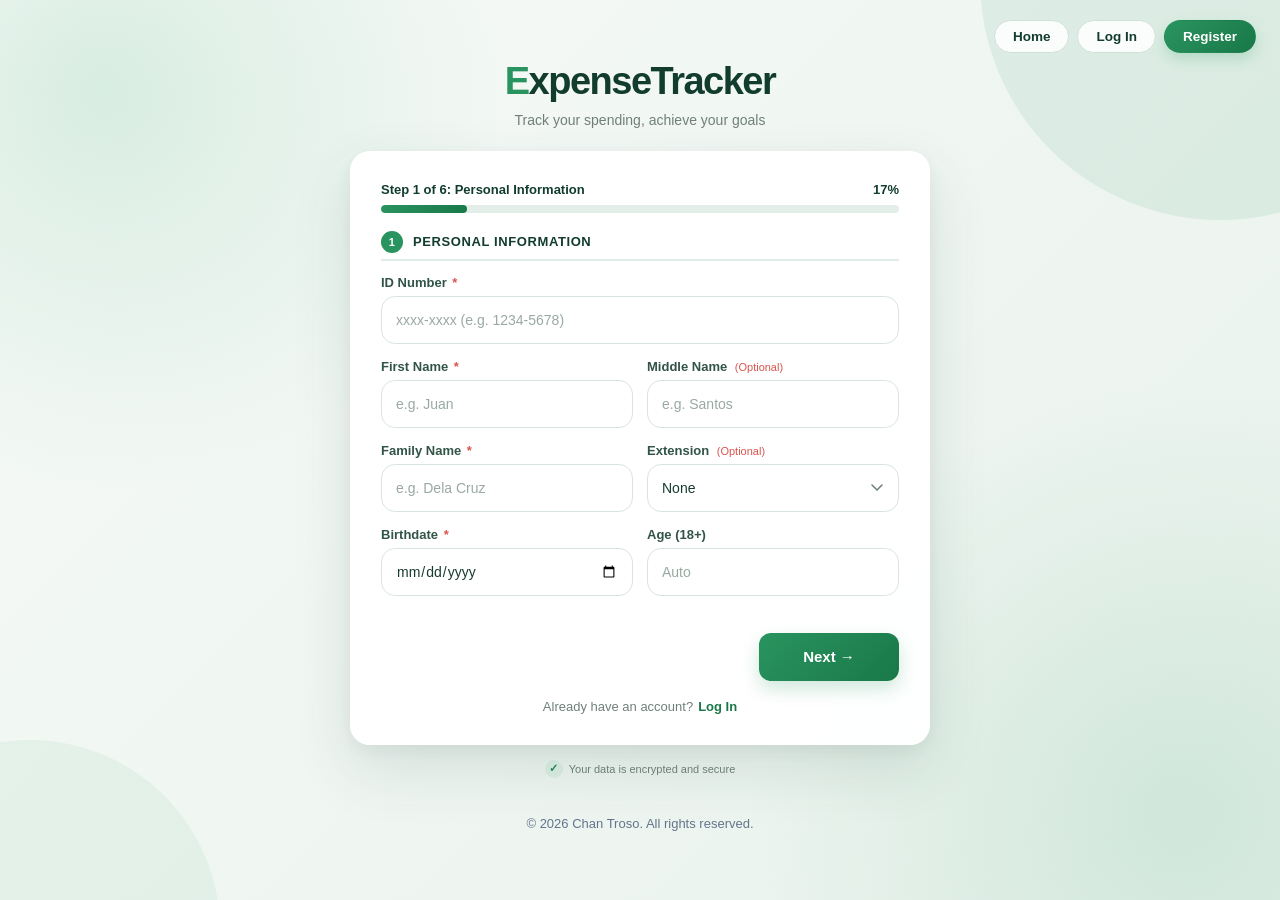
<file: FRONTEND/HTML/registration.html>
<!DOCTYPE html>
<html lang="en">
<head>
    <meta charset="UTF-8">
    <meta name="viewport" content="width=device-width, initial-scale=1.0, maximum-scale=5.0, viewport-fit=cover">
    <meta name="theme-color" content="#29945f">
    <meta name="apple-mobile-web-app-capable" content="yes">
    <meta name="apple-mobile-web-app-status-bar-style" content="default">
    <title>ExpenseTracker - Register</title>
    <link rel="stylesheet" href="../CSS/style2.css">
    <!-- Google reCAPTCHA v2 -->
    <script>
        window._regRecaptchaToken = '';
        window.onRegRecaptchaSuccess = function(t) {
            window._regRecaptchaToken = t;
            var errEl = document.getElementById('regCaptchaError');
            if (errEl) { errEl.textContent = ''; errEl.classList.remove('show'); }
            var topAlert = document.getElementById('registerAlert');
            if (topAlert && topAlert.textContent && topAlert.textContent.indexOf('CAPTCHA') !== -1) {
                topAlert.classList.remove('show');
            }
        };
        window.onRegRecaptchaExpired = function() {
            window._regRecaptchaToken = '';
        };
    </script>
    <script src="https://www.google.com/recaptcha/api.js" async defer></script>
</head>
<body>

    <nav class="page-nav" aria-label="Page Navigation">
        <a href="/HTML/home.html" class="page-nav-link">Home</a>
        <a href="/HTML/index.html" class="page-nav-link">Log In</a>
        <a href="/HTML/registration.html" class="page-nav-link active">Register</a>
    </nav>

    <div class="container">
        <div class="header">
            <h1>ExpenseTracker</h1>
            <p>Track your spending, achieve your goals</p>
        </div>

        <div class="form-container active" id="registerForm">
            <!-- Registration Form -->
            <form id="registerFormElement" onsubmit="handleRegister(event)" novalidate>
                <!-- CSRF Token (Protection 3) -->
                <input type="hidden" name="csrf_token" id="csrfToken" value="">

                <div class="alert" id="registerAlert"></div>

                <!-- Honeypot (bot detection) -->
                <input type="text" name="website" id="website" style="display:none !important;" tabindex="-1" autocomplete="off">

                <!-- Step Progress Bar -->
                <div class="reg-progress">
                    <div class="reg-progress-label">
                        <span id="regProgressText">Step 1 of 6: Personal Information</span>
                        <span id="regProgressPct">17%</span>
                    </div>
                    <div class="reg-progress-track">
                        <div class="reg-progress-fill" id="regProgressFill"></div>
                    </div>
                </div>

                <!-- Step 1: Personal Information -->
                <div class="reg-step active" id="regStep1">
                <div class="form-section-title">
                    <span class="step-num">1</span>
                    <span>Personal Information</span>
                </div>

                <!-- ID Number -->
                <div class="form-group">
                    <label for="regIdNumber">ID Number <span class="req">*</span></label>
                    <input type="text" id="regIdNumber" placeholder="xxxx-xxxx (e.g. 1234-5678)" maxlength="9" required>
                    <div class="error-message" id="regIdNumberError"></div>
                </div>

                <!-- First & Middle Name -->
                <div class="form-row">
                    <div class="form-group">
                        <label for="regFirstName">First Name <span class="req">*</span></label>
                        <input type="text" id="regFirstName" placeholder="e.g. Juan" maxlength="50" required>
                        <div class="error-message" id="regFirstNameError"></div>
                    </div>
                    <div class="form-group">
                        <label for="regMiddleName">Middle Name <span class="optional">(Optional)</span></label>
                        <input type="text" id="regMiddleName" placeholder="e.g. Santos" maxlength="50">
                        <div class="error-message" id="regMiddleNameError"></div>
                    </div>
                </div>

                <!-- Family Name & Extension -->
                <div class="form-row">
                    <div class="form-group">
                        <label for="regFamilyName">Family Name <span class="req">*</span></label>
                        <input type="text" id="regFamilyName" placeholder="e.g. Dela Cruz" maxlength="50" required>
                        <div class="error-message" id="regFamilyNameError"></div>
                    </div>
                    <div class="form-group">
                        <label for="regNameExt">Extension <span class="optional">(Optional)</span></label>
                        <select id="regNameExt">
                            <option value="">None</option>
                            <option value="Jr.">Jr.</option>
                            <option value="Sr.">Sr.</option>
                            <option value="II">II</option>
                            <option value="III">III</option>
                            <option value="IV">IV</option>
                            <option value="Other">Other</option>
                        </select>
                        <input type="text" id="regNameExtOther" placeholder="Specify extension" style="display:none; margin-top:8px;" maxlength="10">
                    </div>
                </div>

                <!-- Birthdate and Age -->
                <div class="form-row">
                    <div class="form-group">
                        <label for="regBirthdate">Birthdate <span class="req">*</span></label>
                        <input type="date" id="regBirthdate" required>
                        <div class="error-message" id="regBirthdateError"></div>
                    </div>
                    <div class="form-group">
                        <label for="regAge">Age (18+)</label>
                        <input type="number" id="regAge" placeholder="Auto" readonly>
                    </div>
                </div>

                <div class="step-actions">
                    <button type="button" class="btn-step-next" onclick="nextRegStep(1)">Next &rarr;</button>
                </div>
                </div>

                <!-- Step 2: Residential Address -->
                <div class="reg-step" id="regStep2">
                <div class="form-section-title">
                    <span class="step-num">2</span>
                    <span>Residential Address</span>
                </div>

                <!-- Address: Purok & Barangay -->
                <div class="form-row">
                    <div class="form-group">
                        <label for="regPurok">Purok / Street <span class="req">*</span></label>
                        <input type="text" id="regPurok" placeholder="e.g. Purok 4" maxlength="50" required>
                        <div class="error-message" id="regPurokError"></div>
                    </div>
                    <div class="form-group">
                        <label for="regBarangay">Barangay <span class="req">*</span></label>
                        <input type="text" id="regBarangay" placeholder="e.g. San Jose" maxlength="50" required>
                        <div class="error-message" id="regBarangayError"></div>
                    </div>
                </div>

                <!-- Address: Municipality & Province -->
                <div class="form-row">
                    <div class="form-group">
                        <label for="regMunicipality">Municipality / City <span class="req">*</span></label>
                        <input type="text" id="regMunicipality" placeholder="e.g. Antipolo" maxlength="50" required>
                        <div class="error-message" id="regMunicipalityError"></div>
                    </div>
                    <div class="form-group">
                        <label for="regProvince">Province <span class="req">*</span></label>
                        <input type="text" id="regProvince" placeholder="e.g. Rizal" maxlength="50" required>
                        <div class="error-message" id="regProvinceError"></div>
                    </div>
                </div>

                <!-- Address: Region & Postal Code -->
                <div class="form-row">
                    <div class="form-group">
                        <label for="regRegion">Region <span class="req">*</span></label>
                        <input type="text" id="regRegion" placeholder="e.g. Region IV-A" maxlength="50" required>
                        <div class="error-message" id="regRegionError"></div>
                    </div>
                    <div class="form-group">
                        <label for="regPostal">Postal Code <span class="req">*</span></label>
                        <input type="text" id="regPostal" placeholder="e.g. 1870" maxlength="10" required>
                        <div class="error-message" id="regPostalError"></div>
                    </div>
                </div>

                <div class="step-actions has-back">
                    <button type="button" class="btn-step-back" onclick="prevRegStep(2)">&larr; Back</button>
                    <button type="button" class="btn-step-next" onclick="nextRegStep(2)">Next &rarr;</button>
                </div>
                </div>

                <!-- Step 3: Account Credentials -->
                <div class="reg-step" id="regStep3">
                <div class="form-section-title">
                    <span class="step-num">3</span>
                    <span>Account Credentials</span>
                </div>

                <!-- Account: Email & Username -->
                <div class="form-row">
                    <div class="form-group">
                        <label for="regEmail">Email Address <span class="req">*</span></label>
                        <input type="email" id="regEmail" placeholder="e.g. juan@example.com" maxlength="100" required>
                        <div class="error-message" id="regEmailError"></div>
                    </div>
                    <div class="form-group">
                        <label for="regUsername">Username (6-20 chars) <span class="req">*</span></label>
                        <input type="text" id="regUsername" placeholder="e.g. juandelacruz1" maxlength="20" required>
                        <div class="error-message" id="regUsernameError"></div>
                    </div>
                </div>

                <!-- Password and Confirm Password in 2-column row -->
                <div class="form-row">
                    <div class="form-group">
                        <label for="regPassword">Password (min 8 chars) <span class="req">*</span></label>
                        <div class="input-wrapper">
                            <input type="password" id="regPassword" placeholder="New password" required minlength="8" maxlength="64">
                            <button type="button" class="toggle-password" onclick="togglePassword('regPassword', this)">Show</button>
                        </div>
                        <div class="password-strength">
                            <div class="bar" id="regPasswordStrengthBar"></div>
                        </div>
                        <div class="strength-text" id="regPasswordStrengthText"></div>
                        <div class="error-message" id="regPasswordError"></div>
                    </div>
                    <div class="form-group">
                        <label for="regConfirmPassword">Confirm Password <span class="req">*</span></label>
                        <div class="input-wrapper">
                            <input type="password" id="regConfirmPassword" placeholder="Confirm password" required minlength="8" maxlength="64">
                            <button type="button" class="toggle-password" onclick="togglePassword('regConfirmPassword', this)">Show</button>
                        </div>
                        <div class="error-message" id="regConfirmPasswordError"></div>
                    </div>
                </div>

                <div class="step-actions has-back">
                    <button type="button" class="btn-step-back" onclick="prevRegStep(3)">&larr; Back</button>
                    <button type="button" class="btn-step-next" onclick="nextRegStep(3)">Next &rarr;</button>
                </div>
                </div>

                <!-- Step 4: Security Questions -->
                <div class="reg-step" id="regStep4">
                <div class="form-section-title">
                    <span class="step-num">4</span>
                    <span>Account Recovery Questions</span>
                </div>

                <!-- Security Questions (Section 5 Question Bank - Pick 3 Different Questions) -->
                <fieldset>
                    <legend>Security Questions (Select 3 Different Questions for Account Recovery)</legend>
                    <div class="form-group">
                        <label for="regQSelect1">Question 1 <span class="req">*</span></label>
                        <select id="regQSelect1" required>
                            <option value="Q1" selected>Q1: What was the name of your first pet?</option>
                            <option value="Q2">Q2: Who was your best friend in elementary school?</option>
                            <option value="Q3">Q3: Who was your favorite teacher in high school?</option>
                            <option value="Q4">Q4: What is your mother's maiden first name?</option>
                            <option value="Q5">Q5: What street did you live on in Grade 1?</option>
                            <option value="Q6">Q6: What was the first song you learned by heart?</option>
                            <option value="Q7">Q7: What was the name of your elementary school?</option>
                            <option value="Q8">Q8: What dish did you cook for the first time?</option>
                        </select>
                        <input type="text" id="regAnswer1" placeholder="Your answer (letters and spaces only, 2-50 chars)" maxlength="50" required style="margin-top: 8px;">
                        <div class="error-message" id="regAnswer1Error"></div>
                    </div>
                    <div class="form-group">
                        <label for="regQSelect2">Question 2 <span class="req">*</span></label>
                        <select id="regQSelect2" required>
                            <option value="Q1">Q1: What was the name of your first pet?</option>
                            <option value="Q2" selected>Q2: Who was your best friend in elementary school?</option>
                            <option value="Q3">Q3: Who was your favorite teacher in high school?</option>
                            <option value="Q4">Q4: What is your mother's maiden first name?</option>
                            <option value="Q5">Q5: What street did you live on in Grade 1?</option>
                            <option value="Q6">Q6: What was the first song you learned by heart?</option>
                            <option value="Q7">Q7: What was the name of your elementary school?</option>
                            <option value="Q8">Q8: What dish did you cook for the first time?</option>
                        </select>
                        <input type="text" id="regAnswer2" placeholder="Your answer (letters and spaces only, 2-50 chars)" maxlength="50" required style="margin-top: 8px;">
                        <div class="error-message" id="regAnswer2Error"></div>
                    </div>
                    <div class="form-group">
                        <label for="regQSelect3">Question 3 <span class="req">*</span></label>
                        <select id="regQSelect3" required>
                            <option value="Q1">Q1: What was the name of your first pet?</option>
                            <option value="Q2">Q2: Who was your best friend in elementary school?</option>
                            <option value="Q3" selected>Q3: Who was your favorite teacher in high school?</option>
                            <option value="Q4">Q4: What is your mother's maiden first name?</option>
                            <option value="Q5">Q5: What street did you live on in Grade 1?</option>
                            <option value="Q6">Q6: What was the first song you learned by heart?</option>
                            <option value="Q7">Q7: What was the name of your elementary school?</option>
                            <option value="Q8">Q8: What dish did you cook for the first time?</option>
                        </select>
                        <input type="text" id="regAnswer3" placeholder="Your answer (letters and spaces only, 2-50 chars)" maxlength="50" required style="margin-top: 8px;">
                        <div class="error-message" id="regAnswer3Error"></div>
                    </div>
                </fieldset>

                <div class="step-actions has-back">
                    <button type="button" class="btn-step-back" onclick="prevRegStep(4)">&larr; Back</button>
                    <button type="button" class="btn-step-next" onclick="nextRegStep(4)">Next &rarr;</button>
                </div>
                </div>

                <!-- Step 5: Financial Profile -->
                <div class="reg-step" id="regStep5">
                <div class="form-section-title">
                    <span class="step-num">5</span>
                    <span>Financial Profile</span>
                </div>

                <div class="form-row">
                    <div class="form-group">
                        <label for="regIncome">Monthly Income Bracket <span class="req">*</span></label>
                        <select id="regIncome" required>
                            <option value="">Select Income Bracket</option>
                            <option value="<10k">&lt; &#8369;10,000</option>
                            <option value="10-20k">&#8369;10,000 - &#8369;20,000</option>
                            <option value="20-50k">&#8369;20,000 - &#8369;50,000</option>
                            <option value="50k+">&#8369;50,000+</option>
                        </select>
                        <div class="error-message" id="regIncomeError"></div>
                    </div>
                    <div class="form-group">
                        <label for="regBudget">Monthly Budget (&#8369;) <span class="optional">(Optional)</span></label>
                        <input type="number" id="regBudget" placeholder="e.g. 5000" min="0">
                        <div class="error-message" id="regBudgetError"></div>
                    </div>
                </div>

                <div class="step-actions has-back">
                    <button type="button" class="btn-step-back" onclick="prevRegStep(5)">&larr; Back</button>
                    <button type="button" class="btn-step-next" onclick="nextRegStep(5)">Next &rarr;</button>
                </div>
                </div>

                <!-- Step 6: Security Verification -->
                <div class="reg-step" id="regStep6">
                <div class="form-section-title">
                    <span class="step-num">6</span>
                    <span>Security Verification</span>
                </div>

                <!-- Google reCAPTCHA v2 -->
                <div class="form-group">
                    <label>Security Verification <span class="req">*</span></label>
                    <div style="display: flex; justify-content: center; margin: 10px 0;">
                        <div class="g-recaptcha" 
                             data-sitekey="6Lfamy4uAAAAAL1UwtY0wE-9sURICDcHc8zRFq_O" 
                             data-callback="onRegRecaptchaSuccess"
                             data-expired-callback="onRegRecaptchaExpired"></div>
                    </div>
                    <div class="error-message" id="regCaptchaError"></div>
                </div>

                <!-- Privacy Consent (Centered) - Handout §4.3 Exact Wording -->
                <div class="form-group" style="margin-top: 20px; display: flex; flex-direction: column; align-items: center; text-align: center;">
                    <label style="font-weight: normal; cursor: pointer; display: inline-flex; align-items: center; justify-content: center; gap: 8px; font-size: 13px;">
                        <input type="checkbox" id="regConsent" required style="width: 16px; height: 16px; margin: 0; cursor: pointer;">
                        <span>I have read the <a href="/HTML/privacy.html" target="_blank" style="color: var(--green-700); font-weight: 700;">Privacy Notice</a> and agree to the collection and processing of my personal data in accordance with the Data Privacy Act of 2012 (RA 10173). <span class="req">*</span></span>
                    </label>
                    <div class="error-message" id="regConsentError" style="text-align: center;"></div>
                </div>

                <!-- Step 6 Actions (Back + Create Account) - 1-Click Functional -->
                <div class="step-actions has-back">
                    <button type="button" class="btn-step-back" onclick="prevRegStep(6)">&larr; Back</button>
                    <button type="submit" class="btn-primary" id="registerBtn" onclick="handleRegister(event)" style="max-width: 240px; width: 100%;">Create Account</button>
                </div>
                </div>

                <div class="form-footer" style="text-align: center; margin-top: 18px;">
                    <span>Already have an account?</span>
                    <a href="/HTML/index.html">Log In</a>
                </div>
            </form>

            <!-- Verification Step (revealed after registration) -->
            <form id="verifyFormElement" style="display:none;" onsubmit="handleVerifyOtp(event)" novalidate>
                <div class="alert" id="verifyAlert"></div>

                <div class="form-group">
                    <label for="verifyEmail">Registered Email</label>
                    <input type="email" id="verifyEmail" readonly>
                </div>

                <div class="form-group">
                    <label for="verifyCode">6-Digit Verification Code <span class="req">*</span></label>
                    <input type="text" id="verifyCode" placeholder="Enter 6-digit code" maxlength="6" required>
                    <div class="error-message" id="verifyCodeError"></div>
                </div>

                <div class="otp-timer" id="otpTimer" style="display:none;">
                    Code expires in: <span id="countdown">05:00</span>
                </div>

                <button type="submit" class="btn-primary" id="verifyBtn">Verify Account</button>
                <button type="button" class="btn-secondary" id="resendOtpBtn" style="display:none;" onclick="handleResendOtp()">Resend Code</button>

                <div class="form-footer">
                    <a href="#" onclick="event.preventDefault(); document.getElementById('verifyFormElement').style.display='none'; document.getElementById('registerFormElement').style.display='block';">Back to Registration</a>
                    <span class="divider">|</span>
                    <a href="index.html">Log In</a>
                </div>
            </form>
        </div>

        <div class="security-badge">Your data is encrypted and secure</div>

        <!-- Copyright Footer (Handout §3.1) -->
        <footer class="site-footer">
            <p>&copy; 2026 Chan Troso. All rights reserved.</p>
        </footer>
    </div>

    <script src="../JS/config.js?v=20261126d"></script>
    <script src="../JS/ui.js?v=20261126d"></script>
    <script src="../JS/auth.js?v=20261126d"></script>
    <script src="../JS/validation.js?v=20261126d"></script>
    <script src="../JS/registration.js?v=20261126d"></script>
</body>
</html>
</file>
<file: FRONTEND/CSS/style2.css>
/* ==========================================
   ExpenseTracker — Modern Registration UI
   Clean • Compact • Responsive • Green
   ========================================== */

* {
    margin: 0;
    padding: 0;
    box-sizing: border-box;
}

:root {
    --green-900: #123d2e;
    --green-800: #165f3e;
    --green-700: #197848;
    --green-600: #29945f;
    --green-500: #42ad76;

    --text: #173c2e;
    --muted: #708079;
    --border: #d9e4df;
    --border-hover: #b8cbc1;

    --background: #edf5f0;
    --white: #ffffff;

    --danger: #d9534f;
    --warning: #d5a83b;

    --radius: 14px;
}

/* =========================
   PAGE
   ========================= */

html,
body {
    max-width: 100%;
    overflow-x: hidden;
}

body {
    min-height: 100vh;
    font-family: Arial, Helvetica, sans-serif;
    color: var(--text);

    display: flex;
    flex-direction: column;
    align-items: center;
    justify-content: center;

    padding: 30px 16px;
    margin: 0 auto;

    background:
        radial-gradient(
            circle at 8% 10%,
            rgba(66, 173, 118, 0.16),
            transparent 28%
        ),
        radial-gradient(
            circle at 92% 90%,
            rgba(41, 148, 95, 0.13),
            transparent 30%
        ),
        linear-gradient(
            135deg,
            #f7faf8 0%,
            #e8f2ec 100%
        );

    position: relative;
    overflow-x: hidden;
    overflow-y: auto;
}

/* Decorative circles */
body::before,
body::after {
    content: "";
    position: fixed;
    border-radius: 50%;
    pointer-events: none;
    z-index: 0;
}

body::before {
    width: 480px;
    height: 480px;
    top: -260px;
    right: -180px;
    background: rgba(41, 148, 95, 0.09);
}

body::after {
    width: 380px;
    height: 380px;
    bottom: -220px;
    left: -160px;
    background: rgba(66, 173, 118, 0.08);
}

/* =========================
   MAIN CONTAINER
   ========================= */

.container {
    width: 100%;
    max-width: 580px;
    margin: 0 auto;
    position: relative;
    z-index: 1;
    margin-top: 10px;
}

/* =========================
   HEADER
   ========================= */

.header {
    text-align: center;
    margin-bottom: 20px;
}

.header h1 {
    color: var(--green-900);
    font-size: 38px;
    line-height: 1.1;
    font-weight: 800;
    letter-spacing: -1.5px;
    margin-bottom: 7px;
}

.header h1::first-letter {
    color: var(--green-600);
}

.header p {
    color: var(--muted);
    font-size: 14px;
    line-height: 1.5;
}

/* =========================
   FORM CARD
   ========================= */

.form-container {
    width: 100%;
    background: rgba(255, 255, 255, 0.96);

    border: 1px solid rgba(255, 255, 255, 0.9);
    border-radius: 20px;

    padding: 30px;

    box-shadow:
        0 24px 60px rgba(25, 75, 55, 0.12),
        0 6px 20px rgba(25, 75, 55, 0.06);

    backdrop-filter: blur(14px);
}

.form-container.active {
    display: block;
}

/* =========================
   ALERT
   ========================= */

.alert {
    display: none;

    padding: 11px 13px;
    margin-bottom: 15px;

    border-radius: 10px;

    font-size: 13px;
    line-height: 1.4;
}

.alert.show {
    display: block;
}

.alert-error {
    background: #fff3f2;
    border: 1px solid #ffd3d0;
    color: #c0392b;
}

.alert-success {
    background: #edfaf3;
    border: 1px solid #b8e5ca;
    color: #20864f;
}

/* =========================
   FORM GROUP & LABELS
   ========================= */

/* Section Dividers for clean structured form layout */
.form-section-title {
    display: flex;
    align-items: center;
    gap: 10px;
    font-size: 13px;
    font-weight: 700;
    color: var(--green-900);
    margin: 24px 0 14px;
    padding-bottom: 6px;
    border-bottom: 2px solid #e1eee7;
    text-transform: uppercase;
    letter-spacing: 0.6px;
}
.form-section-title:first-of-type {
    margin-top: 6px;
}
.step-num {
    display: inline-flex;
    align-items: center;
    justify-content: center;
    width: 22px;
    height: 22px;
    background: #29945f;
    color: #ffffff;
    border-radius: 50%;
    font-size: 11px;
    font-weight: 800;
}
fieldset {
    border: 1px solid #d9e4df;
    border-radius: 12px;
    padding: 16px 18px 8px;
    margin: 15px 0 20px;
    background: rgba(247, 250, 248, 0.6);
}
legend {
    font-size: 13px;
    font-weight: 700;
    color: var(--green-800);
    padding: 0 8px;
}

.form-row {
    display: flex;
    gap: 14px;
}

.form-row .form-group {
    flex: 1;
}

@media (max-width: 500px) {
    .form-row {
        flex-direction: column;
        gap: 0;
    }
}

.form-group {
    margin-bottom: 15px;
}

.form-group:last-of-type {
    margin-bottom: 0;
}

/* Labels */
.form-group label {
    display: block;
    margin-bottom: 6px;

    color: #315447;
    font-size: 13px;
    font-weight: 600;
}

/* Asterisk & Optional text */
.req {
    color: var(--danger);
    font-weight: 700;
    margin-left: 2px;
}

.optional {
    color: var(--danger);
    font-size: 11px;
    font-weight: 400;
    margin-left: 4px;
}

/* =========================
   INPUTS
   ========================= */

.form-group input,
.form-group select {
    width: 100%;
    height: 48px;

    padding: 0 14px;

    border: 1.5px solid var(--border);
    border-radius: var(--radius);

    background: #ffffff;
    color: var(--text);

    font-family: inherit;
    font-size: 14px;

    outline: none;

    transition:
        border-color 0.2s ease,
        box-shadow 0.2s ease,
        background 0.2s ease;
}

.form-group input::placeholder {
    color: #9aa9a2;
}

.form-group input:hover,
.form-group select:hover {
    border-color: var(--border-hover);
}

.form-group input:focus,
.form-group select:focus {
    border-color: var(--green-600);

    box-shadow:
        0 0 0 3px rgba(41, 148, 95, 0.10);
}

/* =========================
   SELECT
   ========================= */

.form-group select {
    cursor: pointer;

    appearance: none;

    padding-right: 42px;

    background-color: #fff;

    background-image:
        url("data:image/svg+xml,%3Csvg xmlns='http://www.w3.org/2000/svg' width='12' height='8' viewBox='0 0 12 8'%3E%3Cpath d='M1 1l5 5 5-5' stroke='%236b7d75' stroke-width='1.5' fill='none' stroke-linecap='round'/%3E%3C/svg%3E");

    background-repeat: no-repeat;
    background-position: right 15px center;
}

.form-group select:disabled {
    cursor: not-allowed;
    background-color: #f5f8f6;
    color: #91a099;
}

/* Custom mobile-safe wrapping dropdown for long security questions */
.custom-select-wrap {
    position: relative;
    width: 100%;
    max-width: 100%;
}

.custom-select-trigger {
    width: 100%;
    min-height: 48px;
    padding: 10px 40px 10px 14px;
    border: 1.5px solid var(--border);
    border-radius: var(--radius);
    background-color: #fff;
    background-image: url("data:image/svg+xml;charset=UTF-8,%3csvg xmlns='http://www.w3.org/2000/svg' width='14' height='14' viewBox='0 0 24 24' fill='none' stroke='%236f837a' stroke-width='2.2' stroke-linecap='round' stroke-linejoin='round'%3e%3cpolyline points='6 9 12 15 18 9'%3e%3c/polyline%3e%3c/svg%3e");
    background-repeat: no-repeat;
    background-position: right 14px center;
    background-size: 14px;
    color: var(--text);
    font-size: 14px;
    line-height: 1.35;
    text-align: left;
    white-space: normal;
    word-break: break-word;
    cursor: pointer;
    transition: border-color 0.2s ease, box-shadow 0.2s ease;
}

.custom-select-trigger:focus,
.custom-select-wrap.open .custom-select-trigger {
    outline: none;
    border-color: var(--green-600);
    box-shadow: 0 0 0 3px rgba(41, 148, 95, 0.10);
}

.custom-select-menu {
    display: none;
    position: absolute;
    top: calc(100% + 4px);
    left: 0;
    right: 0;
    width: 100%;
    max-width: 100%;
    max-height: 260px;
    overflow-y: auto;
    background: #fff;
    border: 1.5px solid var(--border-hover);
    border-radius: 12px;
    box-shadow: 0 12px 28px rgba(18, 61, 46, 0.14);
    z-index: 200;
}

.custom-select-wrap.open .custom-select-menu {
    display: block;
}

.custom-select-option {
    width: 100%;
    padding: 10px 14px;
    border: none;
    border-bottom: 1px solid #eef3f0;
    background: transparent;
    color: var(--text);
    font-size: 13.5px;
    line-height: 1.35;
    text-align: left;
    white-space: normal;
    word-break: break-word;
    cursor: pointer;
}

.custom-select-option:last-child {
    border-bottom: none;
}

.custom-select-option:hover,
.custom-select-option.selected {
    background: #e9f6ef;
    color: var(--green-900);
    font-weight: 600;
}

/* =========================
   PASSWORD
   ========================= */

.input-wrapper {
    position: relative;
}

.input-wrapper input {
    padding-right: 70px;
}

.toggle-password {
    position: absolute;

    right: 10px;
    top: 50%;

    transform: translateY(-50%);

    padding: 5px 7px;

    border: none;
    background: transparent;

    color: var(--green-700);

    font-size: 12px;
    font-weight: 700;

    cursor: pointer;
}

.toggle-password:hover {
    color: var(--green-900);
}

/* =========================
   PASSWORD STRENGTH
   ========================= */

.password-strength {
    width: 100%;
    height: 3px;

    margin-top: 6px;

    overflow: hidden;

    background: #e5ece8;
    border-radius: 20px;
}

.password-strength .bar {
    width: 0;
    height: 100%;

    border-radius: inherit;

    background: var(--green-600);

    transition:
        width 0.25s ease,
        background 0.25s ease;
}

.password-strength .bar.weak {
    width: 33%;
    background: #dc5c5c;
}

.password-strength .bar.medium {
    width: 66%;
    background: var(--warning);
}

.password-strength .bar.strong {
    width: 100%;
    background: var(--green-600);
}

.strength-text {
    margin-top: 4px;
    font-size: 11px;
    color: var(--muted);
}

/* =========================
   ERRORS
   ========================= */

.error-message {
    display: none;

    margin-top: 5px;
    padding-left: 2px;

    color: var(--danger);
    font-size: 12px;
}

.error-message.show {
    display: block;
}

.form-group.error input,
.form-group.error select {
    border-color: var(--danger);
}

.form-group.error input:focus,
.form-group.error select:focus {
    box-shadow:
        0 0 0 3px rgba(217, 83, 79, 0.08);
}

/* =========================
   BUTTONS
   ========================= */

.btn-primary {
    width: 100%;
    height: 49px;

    margin-top: 17px;

    border: none;
    border-radius: var(--radius);

    background:
        linear-gradient(
            135deg,
            var(--green-600),
            var(--green-700)
        );

    color: #ffffff;

    font-family: inherit;
    font-size: 15px;
    font-weight: 700;

    cursor: pointer;

    box-shadow:
        0 7px 18px rgba(41, 148, 95, 0.20);

    transition:
        transform 0.2s ease,
        box-shadow 0.2s ease,
        background 0.2s ease;
}

.btn-primary:hover {
    transform: translateY(-2px);

    background:
        linear-gradient(
            135deg,
            #238753,
            #12683e
        );

    box-shadow:
        0 10px 24px rgba(41, 148, 95, 0.27);
}

.btn-primary:active {
    transform: translateY(0);
}

.btn-primary:disabled {
    opacity: 0.6;
    cursor: not-allowed;
    transform: none;
}

.btn-secondary {
    width: 100%;
    height: 46px;
    margin-top: 10px;
    border: 1.5px solid var(--green-600);
    border-radius: var(--radius);
    background: transparent;
    color: var(--green-700);
    font-size: 15px;
    font-weight: 600;
    cursor: pointer;
    transition: all 0.25s ease;
}

.btn-secondary:hover {
    background: #eaf5ee;
}

.btn-secondary:disabled {
    opacity: 0.6;
    cursor: not-allowed;
}

.otp-timer {
    margin-top: 12px;
    margin-bottom: 12px;
    font-size: 14px;
    font-weight: 600;
    color: var(--green-700);
    text-align: center;
}

/* =========================
   FOOTER
   ========================= */

.form-footer {
    display: flex;
    justify-content: center;
    align-items: center;
    gap: 5px;

    margin-top: 17px;

    color: var(--muted);
    font-size: 13px;
    flex-wrap: wrap;
}

.form-footer a {
    color: var(--green-700);

    text-decoration: none;
    font-weight: 700;

    transition: color 0.2s ease;
}

.form-footer a:hover {
    color: var(--green-900);
    text-decoration: underline;
}

/* ================================
   Header Links (§3.1 & §3.2)
   ================================ */
.header-top-nav {
    position: absolute;
    top: 24px;
    right: 32px;
    display: flex;
    align-items: center;
    gap: 12px;
    z-index: 100;
}
.header-top-nav a {
    color: var(--green-600, #29945f);
    font-size: 14px;
    font-weight: 600;
    text-decoration: none;
    transition: color 0.2s;
}
.header-top-nav a:hover {
    color: var(--green-900, #173c2e);
    text-decoration: underline;
}
.header-top-nav .nav-sep {
    color: #a3b8af;
    font-size: 13px;
}
@media (max-width: 600px) {
    .header-top-nav {
        top: 14px;
        right: 18px;
        gap: 8px;
    }
    .header-top-nav a {
        font-size: 13px;
    }
}

/* Page Copyright Footer (Handout §3.1) */
.site-footer {
    text-align: center;
    padding: 18px 10px;
    font-size: 13px;
    color: #64748b;
    margin-top: 20px;
    width: 100%;
}
.site-footer p {
    margin: 0;
}

.divider {
    color: #b5c1bb;
}

/* =========================
   SECURITY BADGE
   ========================= */

.security-badge {
    display: flex;
    justify-content: center;
    align-items: center;

    margin-top: 15px;

    color: #71817a;
    font-size: 11px;
}

.security-badge::before {
    content: "✓";

    display: inline-flex;
    align-items: center;
    justify-content: center;

    width: 18px;
    height: 18px;

    margin-right: 6px;

    border-radius: 50%;

    background: #dcefe4;
    color: #238653;

    font-size: 11px;
    font-weight: 800;
}

/* ==========================================
   NEW ADDITIONS FOR HANDOUT REQUIREMENTS
   ========================================== */

/* Fieldset for Security Questions */
fieldset {
    border: 1px solid var(--border);
    border-radius: 12px;
    padding: 15px;
    margin-bottom: 15px;
    margin-top: 5px;
}

fieldset legend {
    color: var(--green-700);
    font-size: 13px;
    font-weight: 700;
    padding: 0 6px;
}

/* CAPTCHA Row */
.captcha-row {
    display: flex;
    align-items: center;
    gap: 10px;
    margin-bottom: 8px;
}

.captcha-row img {
    border: 1px solid var(--border);
    border-radius: 8px;
    cursor: pointer;
    height: 50px;
    width: 160px;
    object-fit: cover;
    background: #071a10;
}

.captcha-row button {
    height: 36px;
    padding: 0 12px;
    border: 1px solid var(--border);
    border-radius: 8px;
    background: #fff;
    color: var(--green-700);
    font-weight: 600;
    font-size: 12px;
    cursor: pointer;
    transition: 0.2s;
}

.captcha-row button:hover {
    background: #eef6f0;
}

/* Privacy Checkbox alignment */
.form-group input[type="checkbox"] {
    width: auto;
    height: auto;
    transform: scale(1.2);
    cursor: pointer;
    margin-right: 8px;
}

/* =========================
   TABLET / SMALL LAPTOP
   ========================= */

@media (max-height: 750px) and (min-width: 601px) {
    html,
body {
    max-width: 100%;
    overflow-x: hidden;
}

body {
        align-items: flex-start;
        padding-top: 18px;
        padding-bottom: 18px;
    }
    .header {
        margin-bottom: 12px;
    }
    .header h1 {
        font-size: 32px;
        margin-bottom: 4px;
    }
    .form-container {
        padding: 24px 28px;
    }
    .form-group {
        margin-bottom: 11px;
    }
    .form-group input,
    .form-group select {
        height: 44px;
    }
    .btn-primary {
        height: 46px;
        margin-top: 13px;
    }
}

/* =========================
   MOBILE
   ========================= */

@media (max-width: 600px) {
    html,
body {
    max-width: 100%;
    overflow-x: hidden;
}

body {
        min-height: 100vh;
        padding: 18px 14px;
        align-items: flex-start;
    }
    .container {
        max-width: 100%;
        margin-top: 12px;
        margin-bottom: 12px;
    }
    .header {
        margin-bottom: 16px;
    }
    .header h1 {
        font-size: 32px;
        letter-spacing: -1px;
    }
    .header p {
        font-size: 13px;
    }
    .form-container {
        padding: 23px 20px;
        border-radius: 18px;
    }
    .form-group {
        margin-bottom: 13px;
    }
    .form-group input,
    .form-group select {
        height: 47px;
        font-size: 16px;
    }
    .btn-primary {
        height: 48px;
        margin-top: 15px;
    }
}

/* =========================
   VERY SMALL PHONES
   ========================= */

@media (max-width: 380px) {
    html,
body {
    max-width: 100%;
    overflow-x: hidden;
}

body {
        padding: 12px 10px;
    }
    .container {
        margin-top: 5px;
    }
    .header {
        margin-bottom: 12px;
    }
    .header h1 {
        font-size: 28px;
    }
    .header p {
        font-size: 12px;
    }
    .form-container {
        padding: 19px 16px;
        border-radius: 16px;
    }
    .form-group {
        margin-bottom: 10px;
    }
    .form-group input,
    .form-group select {
        height: 44px;
        font-size: 13px;
        border-radius: 11px;
    }
    .form-group label {
        margin-bottom: 4px;
        font-size: 12px;
    }
    .btn-primary {
        height: 45px;
        font-size: 14px;
        margin-top: 12px;
    }
    .form-footer {
        margin-top: 13px;
        font-size: 12px;
    }
    .security-badge {
        margin-top: 10px;
        font-size: 10px;
    }
    .g-recaptcha {
        transform: scale(0.86);
        transform-origin: center;
    }
}

/* =========================
   ACCESSIBILITY
   ========================= */

button:focus-visible,
input:focus-visible,
select:focus-visible,
a:focus-visible {
    outline: 3px solid rgba(41, 148, 95, 0.25);
    outline-offset: 2px;
}

/* =========================
   REDUCED MOTION
   ========================= */

@media (prefers-reduced-motion: reduce) {
    *,
    *::before,
    *::after {
        transition: none !important;
        animation: none !important;
    }
}

/* Page Navigation Switcher (Home / Log In / Register) - Upper Right */
.page-nav {
    position: fixed;
    top: 20px;
    right: 24px;
    z-index: 100;
    display: flex;
    justify-content: flex-end;
    align-items: center;
    gap: 8px;
    flex-wrap: wrap;
}

@media (max-width: 768px) {
    .page-nav {
        position: static;
        width: 100%;
        justify-content: flex-end;
        margin-bottom: 14px;
    }
}

.page-nav-link {
    display: inline-flex;
    align-items: center;
    justify-content: center;
    padding: 8px 18px;
    border-radius: 999px;
    font-size: 13.5px;
    font-weight: 700;
    text-decoration: none;
    color: #123d2e;
    background: rgba(255, 255, 255, 0.85);
    border: 1.5px solid #cfe0d7;
    transition: all 0.2s ease;
}

.page-nav-link:hover {
    border-color: #29945f;
    color: #29945f;
    background: #ffffff;
}

.page-nav-link.active {
    background: linear-gradient(135deg, #29945f, #197848);
    color: #ffffff;
    border-color: transparent;
    box-shadow: 0 6px 14px rgba(41, 148, 95, 0.22);
}

/* Registration Multi-Step Wizard */
.reg-progress {
    margin-bottom: 18px;
}

.reg-progress-label {
    display: flex;
    justify-content: space-between;
    font-size: 13px;
    font-weight: 700;
    color: #123d2e;
    margin-bottom: 8px;
}

.reg-progress-track {
    width: 100%;
    height: 8px;
    border-radius: 999px;
    background: #e2eee7;
    overflow: hidden;
}

.reg-progress-fill {
    height: 100%;
    width: 16.66%;
    border-radius: 999px;
    background: linear-gradient(135deg, #29945f, #197848);
    transition: width 0.25s ease;
}

.reg-step {
    display: none;
}

.reg-step.active {
    display: block;
}

.step-actions {
    display: flex;
    justify-content: flex-end;
    align-items: center;
    gap: 12px;
    margin-top: 22px;
}

.step-actions.has-back {
    justify-content: space-between;
}

.btn-step-next {
    min-width: 140px;
    height: 48px;
    padding: 0 24px;
    border: none;
    border-radius: 12px;
    background: linear-gradient(135deg, #29945f, #197848);
    color: #ffffff;
    font-size: 15px;
    font-weight: 700;
    cursor: pointer;
    box-shadow: 0 8px 18px rgba(41, 148, 95, 0.22);
}

.btn-step-next:hover {
    opacity: 0.95;
}

.btn-step-back {
    min-width: 110px;
    height: 48px;
    padding: 0 20px;
    border: 1.5px solid #c5dbd0;
    border-radius: 12px;
    background: #ffffff;
    color: #123d2e;
    font-size: 15px;
    font-weight: 700;
    cursor: pointer;
}

.btn-step-back:hover {
    border-color: #29945f;
    color: #29945f;
}
</file>
